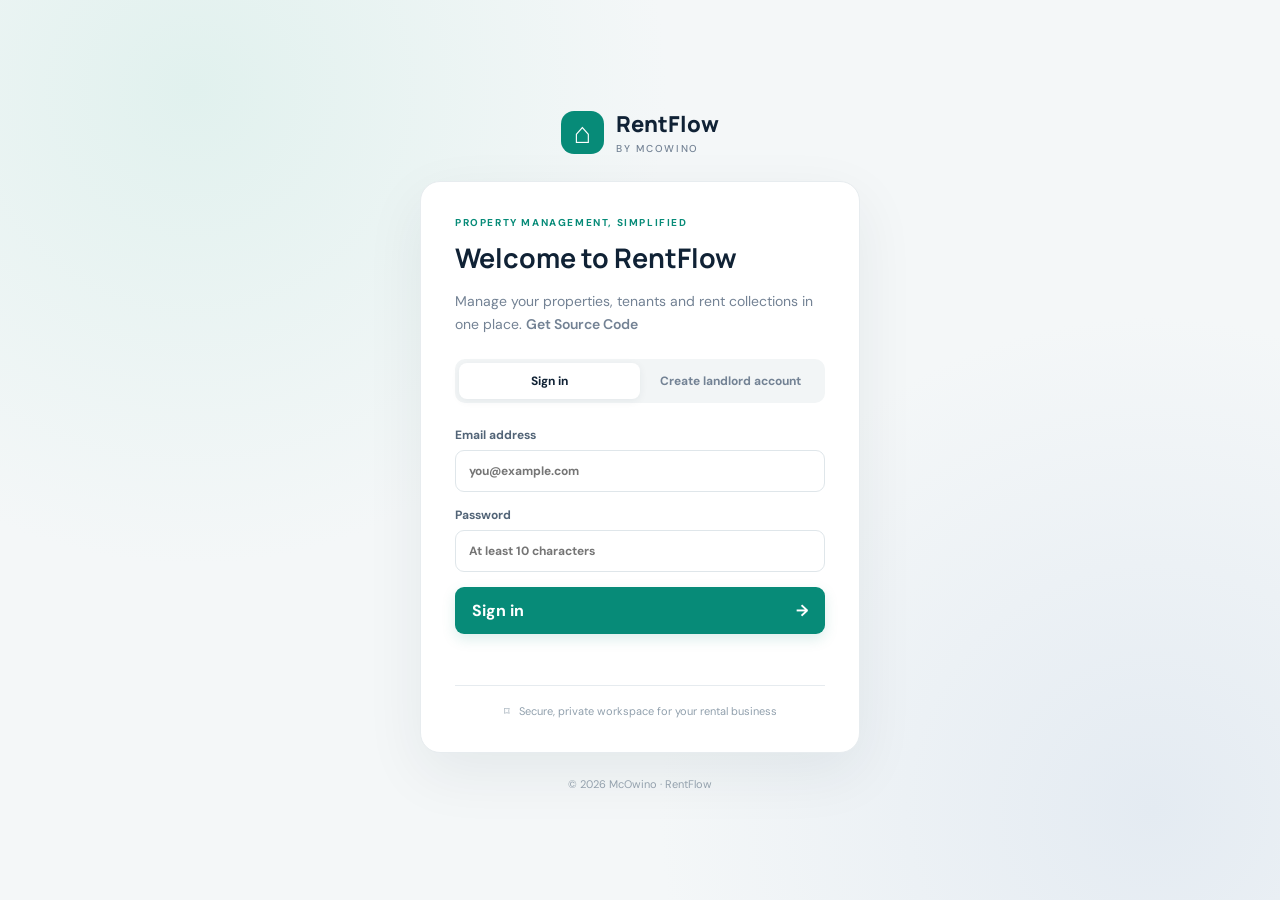
<file: frontend/index.html>
<!doctype html><html lang="en"><head><meta charset="utf-8"><meta name="viewport" content="width=device-width,initial-scale=1"><meta name="theme-color" content="#102235"><meta name="description" content="RentFlow by McOwino — property, tenant and rent management platform."><title>RentFlow by McOwino</title><link rel="preconnect" href="https://fonts.googleapis.com"><link href="https://fonts.googleapis.com/css2?family=DM+Sans:wght@400;500;600;700&family=Manrope:wght@600;700;800&display=swap" rel="stylesheet"><link rel="stylesheet" href="style.css"></head><body><div id="app"><section class="auth-shell"><div class="brand"><span class="brand-icon">⌂</span><span>RentFlow <small>by McOwino</small></span></div><div class="auth-card"><div class="eyebrow">PROPERTY MANAGEMENT, SIMPLIFIED</div><h1>Welcome to RentFlow</h1><p class="muted">Manage your properties, tenants and rent collections in one place.  <a href="#" id="rentflowPurchaseLink" class="rf-purchase-link">Get Source Code</a>       </p><div class="tabs"><button class="tab active" data-tab="login">Sign in</button><button class="tab" data-tab="signup">Create landlord account</button></div><form id="authForm"><label id="nameWrap" class="hidden">Full name<input name="name" autocomplete="name"></label><label>Email address<input name="email" type="email" required autocomplete="email" placeholder="you@example.com"></label><label>Password<input name="password" type="password" required minlength="10" autocomplete="current-password" placeholder="At least 10 characters"></label><button class="primary wide" type="submit" id="authSubmit">Sign in <span>→</span></button><div id="authError" class="error"></div></form><div class="secure-note">⌑ &nbsp; Secure, private workspace for your rental business</div></div><footer>© <span id="year"></span> McOwino · RentFlow</footer></section></div><script src="app.js"></script></body></html>

<!-- TWITTER / X -->
<meta name="twitter:card" content="summary_large_image">
<meta name="twitter:title" content="RentFlow by McOwino">
<meta name="twitter:description" content="Smart tenant management and seamless rent payment solutions.">
<meta name="twitter:image" content="https://raw.githubusercontent.com/22techiq/RentFlow/refs/heads/main/img/rentflow.png">

<!-- OPEN GRAPH -->
<meta property="og:type" content="website">
<meta property="og:title" content="RentFlow by McOwino | Smart Property Management">
<meta property="og:description" content="Manage tenants, track rent payments, monitor properties and simplify rental management with RentFlow.">
<meta property="og:site_name" content="RentFlow by McOwino">
<meta property="og:url" content="https://222rentflow.vercel.app">
<meta property="og:image" content="https://raw.githubusercontent.com/22techiq/RentFlow/refs/heads/main/img/rentflow.png">
<meta property="og:image:alt" content="RentFlow by McOwino Logo">
<meta property="og:image:type" content="image/png">


<!-- FAVICON -->
<link rel="icon" type="image/png" href="https://raw.githubusercontent.com/22techiq/RentFlow/refs/heads/main/img/rentflow.png">
<link rel="icon" type="image/x-icon" href="/img/rentflow.png">
<link rel="apple-touch-icon" href="/img/rentflow.png">




<!-- RentFlow Source Purchase Modal | corrected iframe bridge -->
<!--<a href="#" id="rentflowPurchaseLink" class="rf-purchase-link">Get Source Code</a>-->
<div class="rf-modal" id="rfPurchaseModal" aria-hidden="true">
  <div class="rf-modal-backdrop" data-rf-close></div>
  <section class="rf-modal-card" role="dialog" aria-modal="true" aria-labelledby="rfTitle">
    <button class="rf-close" type="button" aria-label="Close" data-rf-close>&times;</button>
    <div class="rf-brand-mark">RF</div>
    <p class="rf-eyebrow">RENTFLOW BY McOwino</p>
    <h2 id="rfTitle">Own the RentFlow source code</h2>
    <p class="rf-description">Get the complete RentFlow source-code package for deployment and use in one project.</p>
    <div class="rf-price">KSh 5,000 <small>one-time</small></div>
    <ul class="rf-includes">
      <li>Complete source-code package</li><li>Single-project licence</li>
      <li>Installation and configuration notes</li><li>Email delivery after verified payment</li>
    </ul>
    <form id="rfPurchaseForm" target="rfCheckoutFrame" method="post">
      <input type="hidden" name="action" value="createCheckout">
      <input type="hidden" name="request_nonce" id="rfRequestNonce" value="">
      <label>Full name<input name="customer_name" autocomplete="name" required maxlength="90"></label>
      <label>Email address<input name="customer_email" type="email" autocomplete="email" required maxlength="160"></label>
      <label>M-Pesa phone number<input name="customer_phone" type="tel" autocomplete="tel" placeholder="07XXXXXXXX" required></label>
      <button id="rfPayButton" type="submit">Continue to secure payment</button>
      <p class="rf-status" id="rfStatus" role="status" aria-live="polite"></p>
    </form>
    <p class="rf-secure-note">Secure checkout powered by IntaSend. Payment is verified before delivery.</p>
    <iframe name="rfCheckoutFrame" id="rfCheckoutFrame" title="Secure checkout response" style="display:none" aria-hidden="true"></iframe>
  </section>
</div>
<style>
.rf-purchase-link{color:inherit;text-decoration:none;font-weight:600}.rf-purchase-link:hover{text-decoration:underline}
.rf-modal{display:none;position:fixed;inset:0;z-index:99999;align-items:center;justify-content:center;padding:18px;font-family:Inter,system-ui,sans-serif}
.rf-modal.is-open{display:flex}.rf-modal-backdrop{position:absolute;inset:0;background:rgba(5,18,38,.76);backdrop-filter:blur(7px)}
.rf-modal-card{position:relative;width:min(100%,480px);max-height:92vh;overflow:auto;background:#fff;color:#12233e;border-radius:22px;padding:30px;box-shadow:0 25px 90px #06152d66}
.rf-close{position:absolute;right:17px;top:12px;border:0;background:#edf2f7;color:#233b5e;width:36px;height:36px;border-radius:50%;font-size:25px;cursor:pointer}
.rf-brand-mark{width:48px;height:48px;display:grid;place-items:center;border-radius:14px;background:linear-gradient(135deg,#102b55,#08b58a);color:white;font-weight:900;font-size:19px}
.rf-eyebrow{font-size:10px;letter-spacing:2px;font-weight:800;color:#078b78;margin:15px 0 7px}.rf-modal-card h2{font-size:25px;line-height:1.15;margin:0 35px 9px 0;color:#102b55}
.rf-description{font-size:13px;line-height:1.6;color:#64748b;margin:0}.rf-price{font-size:30px;font-weight:850;color:#078b78;margin:18px 0 12px}.rf-price small{font-size:11px;font-weight:500;color:#64748b}
.rf-includes{list-style:none;padding:0;margin:0 0 18px;display:grid;gap:8px;font-size:13px;color:#334155}.rf-includes li:before{content:"✓";color:#08a77c;font-weight:900;margin-right:9px}
#rfPurchaseForm{display:grid;gap:11px}#rfPurchaseForm label{display:grid;gap:5px;font-size:12px;font-weight:700;color:#334155}
#rfPurchaseForm input{width:100%;box-sizing:border-box;padding:12px 13px;border:1px solid #d9e2ec;border-radius:10px;font:inherit;font-size:14px;outline:none}
#rfPurchaseForm input:focus{border-color:#078b78;box-shadow:0 0 0 3px #08b58a20}#rfPayButton{border:0;border-radius:11px;padding:14px;background:linear-gradient(100deg,#102b55,#078b78);color:white;font-weight:800;font-size:14px;cursor:pointer}
#rfPayButton:disabled{opacity:.6;cursor:wait}.rf-status{min-height:16px;margin:0;font-size:12px;color:#b45309}.rf-secure-note{text-align:center;font-size:10px;color:#718096;margin:14px 0 0}
@media(max-width:480px){.rf-modal-card{padding:23px 19px;border-radius:18px}.rf-modal-card h2{font-size:22px}}
</style>
<script>
(function(){
  'use strict';
  // IMPORTANT: replace this with the deployed Apps Script URL ending in /exec.
  const APPS_SCRIPT_WEB_APP_URL = 'https://script.google.com/macros/s/AKfycbxuIeJJh0wiMqZ5JG-SlP68F_cyio_tlLuP8m4VjEeR0Z4jMbw8bPCC0GCiN_x-xVY/exec';
  const modal=document.getElementById('rfPurchaseModal');
  const link=document.getElementById('rentflowPurchaseLink');
  const form=document.getElementById('rfPurchaseForm');
  const frame=document.getElementById('rfCheckoutFrame');
  const nonceInput=document.getElementById('rfRequestNonce');
  const payButton=document.getElementById('rfPayButton');
  const status=document.getElementById('rfStatus');
  let timeoutId=null;
  form.action=APPS_SCRIPT_WEB_APP_URL;
  function openModal(){modal.classList.add('is-open');modal.setAttribute('aria-hidden','false');}
  function closeModal(){modal.classList.remove('is-open');modal.setAttribute('aria-hidden','true');}
  function resetButton(){payButton.disabled=false;payButton.textContent='Continue to secure payment';if(timeoutId)clearTimeout(timeoutId);}
  link.addEventListener('click',e=>{e.preventDefault();openModal();});
  modal.querySelectorAll('[data-rf-close]').forEach(el=>el.addEventListener('click',closeModal));
  document.addEventListener('keydown',e=>{if(e.key==='Escape')closeModal();});
  form.addEventListener('submit',function(e){
    if(!/^https:\/\/script\.google\.com\/macros\/s\/[^/]+\/exec$/.test(APPS_SCRIPT_WEB_APP_URL)){
      e.preventDefault();status.textContent='Setup incomplete: add your deployed Apps Script /exec URL in the modal code.';return;
    }
    const nonce=(window.crypto&&crypto.randomUUID)?crypto.randomUUID():String(Date.now())+'-'+Math.random().toString(36).slice(2);
    nonceInput.value=nonce;
    payButton.disabled=true;payButton.textContent='Preparing secure checkout…';
    status.textContent='Connecting securely. Please wait…';
    if(timeoutId)clearTimeout(timeoutId);
    timeoutId=setTimeout(function(){resetButton();status.textContent='No response from the purchase server. Confirm the Apps Script URL and that the latest deployment is active, then try again.';},25000);
    form.dataset.activeNonce=nonce;
  });
  // Do not compare event.source: Apps Script HTML Service may use a nested sandbox frame.
  // A per-request nonce prevents unrelated pages/messages from triggering a redirect.
  window.addEventListener('message',function(event){
    const data=event.data;
    if(!data||data.rfPurchaseBridge!==true||!form.dataset.activeNonce||data.nonce!==form.dataset.activeNonce)return;
    resetButton();
    if(data.ok&&typeof data.checkoutUrl==='string'){
      let url;try{url=new URL(data.checkoutUrl);}catch(_){status.textContent='The payment provider returned an invalid checkout address.';return;}
      if(url.protocol!=='https:'||!/(^|\.)intasend\.com$/.test(url.hostname)){status.textContent='The payment provider returned an untrusted checkout address.';return;}
      status.textContent='Opening IntaSend secure checkout…';window.location.assign(url.href);
    }else{status.textContent=data.message||'Unable to start checkout. Please try again.';}
    delete form.dataset.activeNonce;
  });
})();
</script>
</file>
<file: frontend/style.css>
:root{--navy:#102235;--navy2:#172f45;--teal:#078b78;--teal2:#0ba58e;--ink:#182b3c;--muted:#738294;--line:#e6ebef;--bg:#f4f7f8;--white:#fff;--red:#c44747;--gold:#d9a441}*{box-sizing:border-box}body{margin:0;background:var(--bg);color:var(--ink);font-family:'DM Sans',sans-serif}button,input,select,textarea{font:inherit}button{cursor:pointer}.auth-shell{min-height:100vh;display:flex;flex-direction:column;align-items:center;justify-content:center;padding:32px 18px;background:radial-gradient(circle at 15% 10%,#e1f1ee 0,transparent 35%),radial-gradient(circle at 90% 90%,#e4ebf2 0,transparent 35%),var(--bg)}.brand{display:flex;align-items:center;gap:12px;margin-bottom:26px;font:800 22px Manrope;color:var(--navy)}.brand small{display:block;font:500 10px 'DM Sans';letter-spacing:1.7px;color:var(--muted);text-transform:uppercase;margin-top:3px}.brand-icon{width:43px;height:43px;border-radius:13px;background:var(--teal);color:white;display:grid;place-items:center;font-size:29px}.auth-card{width:min(100%,440px);background:#fff;border:1px solid #e7ecef;border-radius:20px;padding:34px;box-shadow:0 20px 60px #142b3c12}.eyebrow{font-size:10px;font-weight:700;letter-spacing:1.6px;color:var(--teal)}h1,h2,h3{font-family:Manrope;margin:10px 0;color:var(--navy)}h1{font-size:27px}.muted{color:var(--muted);font-size:14px;line-height:1.6}.tabs{display:flex;background:#f2f5f6;padding:4px;border-radius:10px;margin:24px 0}.tab{border:0;background:none;padding:10px;flex:1;border-radius:8px;color:var(--muted);font-size:12px;font-weight:700}.tab.active{background:#fff;color:var(--navy);box-shadow:0 2px 8px #152d4010}label{display:block;font-size:12px;font-weight:700;color:#526477;margin:15px 0}input,select,textarea{display:block;width:100%;margin-top:7px;padding:12px 13px;border:1px solid #dfe6ea;border-radius:9px;background:#fff;color:var(--ink);outline:none}input:focus,select:focus,textarea:focus{border-color:var(--teal);box-shadow:0 0 0 3px #078b7818}.primary{border:0;background:var(--teal);color:white;padding:13px 17px;border-radius:9px;font-weight:700;box-shadow:0 5px 14px #078b7825}.primary:hover{background:var(--teal2)}.wide{width:100%;margin-top:12px;display:flex;justify-content:space-between}.error{color:var(--red);font-size:12px;margin-top:10px;min-height:16px}.secure-note{text-align:center;border-top:1px solid var(--line);margin-top:25px;padding-top:18px;color:#91a0ad;font-size:11px}footer{margin-top:24px;color:#94a1ad;font-size:11px}.hidden{display:none!important}.layout{min-height:100vh;display:grid;grid-template-columns:248px 1fr}.sidebar{background:var(--navy);color:#d9e4eb;padding:24px 16px;display:flex;flex-direction:column}.side-brand{display:flex;align-items:center;gap:10px;font:800 18px Manrope;color:white;padding:0 8px 28px}.side-brand .brand-icon{width:36px;height:36px}.side-label{font-size:9px;letter-spacing:1.5px;color:#8098a9;font-weight:700;padding:14px 10px 8px}.nav{display:flex;align-items:center;gap:12px;padding:11px 12px;border-radius:8px;color:#b9c9d4;font-size:13px;border:0;background:none;text-align:left;width:100%}.nav:hover,.nav.active{background:#ffffff13;color:#fff}.nav.active{box-shadow:inset 3px 0 var(--teal2)}.side-bottom{margin-top:auto;border-top:1px solid #ffffff18;padding-top:15px}.main{min-width:0}.topbar{height:72px;background:white;border-bottom:1px solid var(--line);display:flex;align-items:center;justify-content:space-between;padding:0 30px}.topbar h2{font-size:17px;margin:0}.user-chip{display:flex;align-items:center;gap:10px;font-size:12px}.avatar{width:34px;height:34px;border-radius:50%;display:grid;place-items:center;background:#dff2ed;color:var(--teal);font-weight:800}.content{padding:28px 30px;max-width:1440px;margin:auto}.page-head{display:flex;justify-content:space-between;align-items:center;margin-bottom:22px;gap:12px}.page-head h1{font-size:23px;margin:0}.page-head p{margin:5px 0 0;color:var(--muted);font-size:12px}.grid{display:grid;grid-template-columns:repeat(4,minmax(0,1fr));gap:15px}.metric,.panel{background:white;border:1px solid var(--line);border-radius:13px;padding:18px}.metric .label{color:var(--muted);font-size:11px;font-weight:600}.metric .value{font:800 25px Manrope;color:var(--navy);margin-top:10px}.metric .hint{font-size:10px;color:#9aa7b2;margin-top:5px}.panel{margin-top:18px}.panel-head{display:flex;align-items:center;justify-content:space-between;margin-bottom:14px}.panel-head h3{font-size:14px;margin:0}.table-wrap{overflow:auto}table{width:100%;border-collapse:collapse;font-size:12px;white-space:nowrap}th{text-align:left;color:#82909d;font-size:10px;text-transform:uppercase;letter-spacing:.6px;padding:12px;border-bottom:1px solid var(--line)}td{padding:13px 12px;border-bottom:1px solid #eff2f4}tr:last-child td{border-bottom:0}.status{display:inline-block;border-radius:20px;padding:5px 9px;font-size:10px;font-weight:700;background:#edf1f3;color:#627384}.status.PAID,.status.ACTIVE,.status.RESOLVED{background:#e4f5ef;color:#087b62}.status.UNPAID,.status.OPEN{background:#fff3df;color:#a66b12}.status.PARTIAL,.status.PENDING{background:#eaf1ff;color:#4269a8}.toolbar{display:flex;gap:9px;align-items:center;flex-wrap:wrap}.btn{border:1px solid var(--line);background:white;border-radius:8px;padding:10px 13px;font-size:11px;font-weight:700;color:var(--ink)}.btn.primary{background:var(--teal);border-color:var(--teal);color:white}.form-grid{display:grid;grid-template-columns:1fr 1fr;gap:0 14px}.form-grid .full{grid-column:1/-1}.modal-back{position:fixed;inset:0;background:#0c1d2c80;display:grid;place-items:center;padding:20px;z-index:5}.modal{background:white;border-radius:15px;padding:24px;width:min(100%,520px);max-height:90vh;overflow:auto}.modal-head{display:flex;justify-content:space-between;align-items:center}.modal-head h3{margin:0}.close{border:0;background:#eef2f4;border-radius:50%;width:30px;height:30px}.toast{position:fixed;right:22px;bottom:22px;background:var(--navy);color:white;padding:13px 17px;border-radius:9px;font-size:12px;z-index:9;box-shadow:0 8px 30px #0002}.empty{padding:28px;text-align:center;color:#94a1ad;font-size:12px}.mobile-menu{display:none}@media(max-width:900px){.grid{grid-template-columns:repeat(2,minmax(0,1fr))}.layout{grid-template-columns:205px 1fr}.content{padding:22px 18px}.topbar{padding:0 18px}}@media(max-width:650px){.layout{display:block}.sidebar{position:fixed;z-index:4;left:-260px;top:0;bottom:0;width:245px;transition:left .2s}.sidebar.open{left:0}.mobile-menu{display:inline-flex;border:0;background:#edf3f3;border-radius:8px;padding:8px}.topbar{height:62px;padding:0 14px}.content{padding:19px 13px}.grid{gap:9px}.metric{padding:13px}.metric .value{font-size:20px}.metric .label{font-size:10px}.page-head{align-items:flex-start;flex-direction:column}.form-grid{grid-template-columns:1fr}.form-grid .full{grid-column:auto}.auth-card{padding:25px 21px}}
</file>
